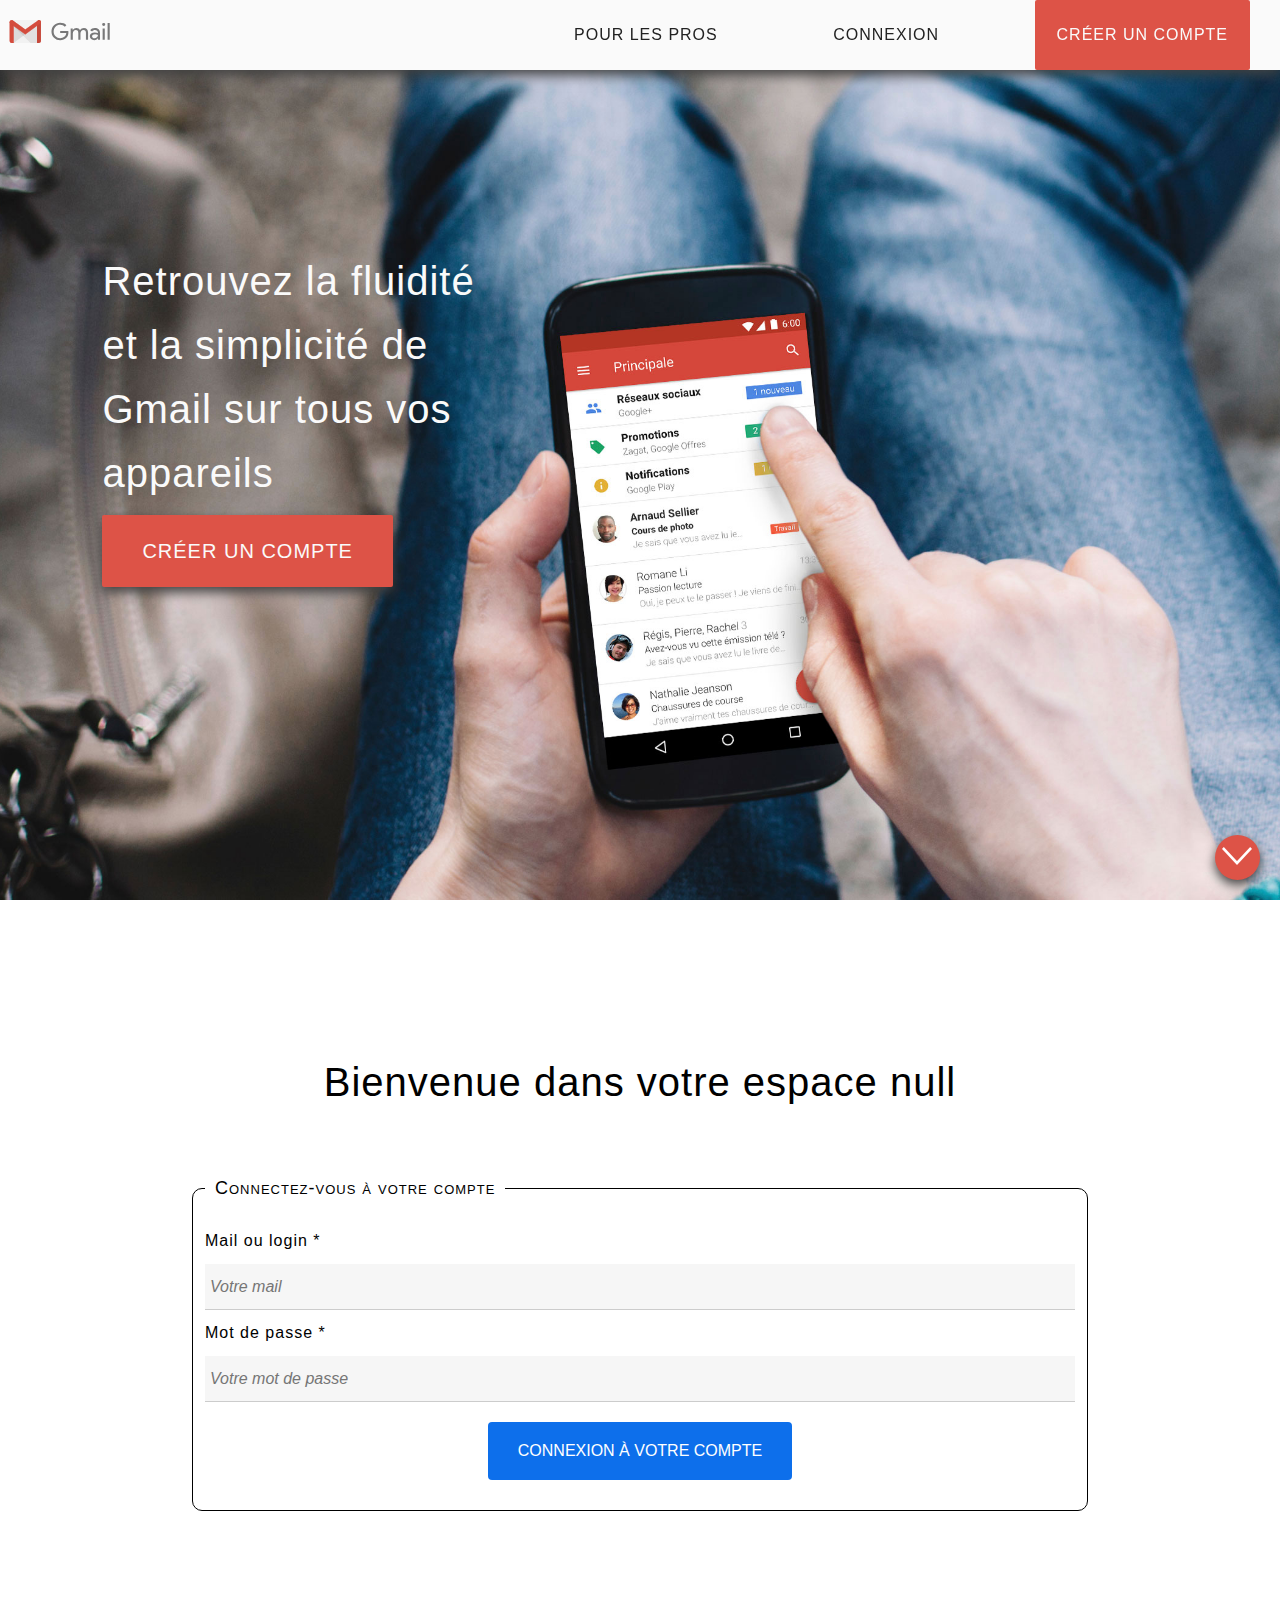
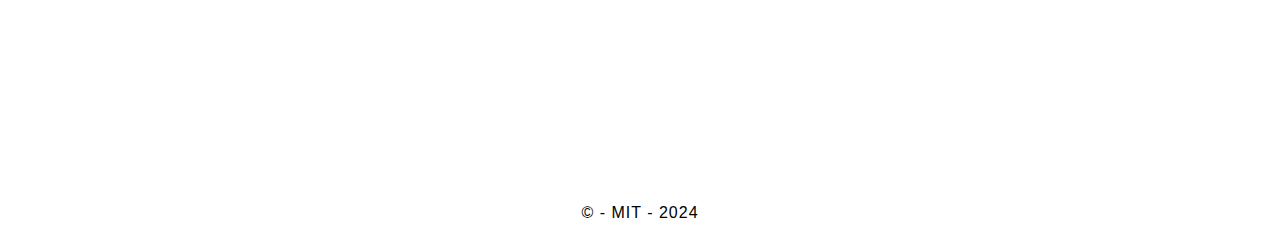
<file: index.html>
<!DOCTYPE html>
<html lang="fr">
<head>
    <meta charset="UTF-8">
    <meta name="viewport" content="width=device-width, initial-scale=1.0">
    <title>Gmail</title>

    <link rel="apple-touch-icon" sizes="180x180" href="favicon/apple-touch-icon.png">
    <link rel="icon" type="image/png" sizes="32x32" href="favicon/favicon-32x32.png">
    <link rel="icon" type="image/png" sizes="16x16" href="favicon/favicon-16x16.png">
    <link rel="manifest" href="./favicon/site.webmanifest">
    <link rel="stylesheet" href="./css/main.css"> 
</head>

<body>
    <header class="headband">
        <a href="#">
            <img src="./asset/gmail_logo_icon_169102.svg" alt="Logo gmail" aria-hidden="true">
        </a>
    
        <nav class="navbar">
            <a href="#" id="button_pro" class="button">POUR LES PROS</a>
            <a href="#formSection" id="connexion" class="button">CONNEXION</a>
            <a href="./form_inscription.html" id="create_button" class="button">CRÉER UN COMPTE</a>
        </nav>
    </header>
    
    <main>
        <section class="home">
            <h2>
                Retrouvez la fluidité et la simplicité de Gmail sur tous vos appareils
                <a href="./form_inscription.html" class="account-creation">CRÉER UN COMPTE</a>
            </h2>
        </section>
    </main>
    


        </section>

        <div id="scroll-btn"> 
            <a href="#formSection">
                <img src="./asset/arrow.png" alt="fleche vers le bas">
            </a>
        </div>

        <section class="form" id="formSection">
            <h2>
                Bienvenue dans votre espace null
            </h2>

            <div class="connection-form" id="connection" role="form" aria-labelledby="connection">
                <fieldset>
                    <legend>
                        Connectez-vous à votre compte
                    </legend>
                    <form action="#" method="post">

                    <label for="email-co">Mail ou login *</label>
                    <input type="email" id="email-co" name="email-co" 
                    placeholder="Votre mail" aria-required="true" >

                    <label for="password-co">Mot de passe *</label>
                    <input type="password" id="password-co" name="password-co" 
                    placeholder="Votre mot de passe" aria-required="true" >
                
                    <button class="button_account" type="submit" value="Envoyer" aria-label="Connexion à votre compte">
                        Connexion à votre compte
                    </button>

                    </form>
                
                </fieldset>
            </div>

        </section>
    </main>

    <footer>
        <p>
            &copy; - MIT - <time datetime="2024-01-07">2024</time>
        </p>
    </footer>
</body>
</html>
</file>
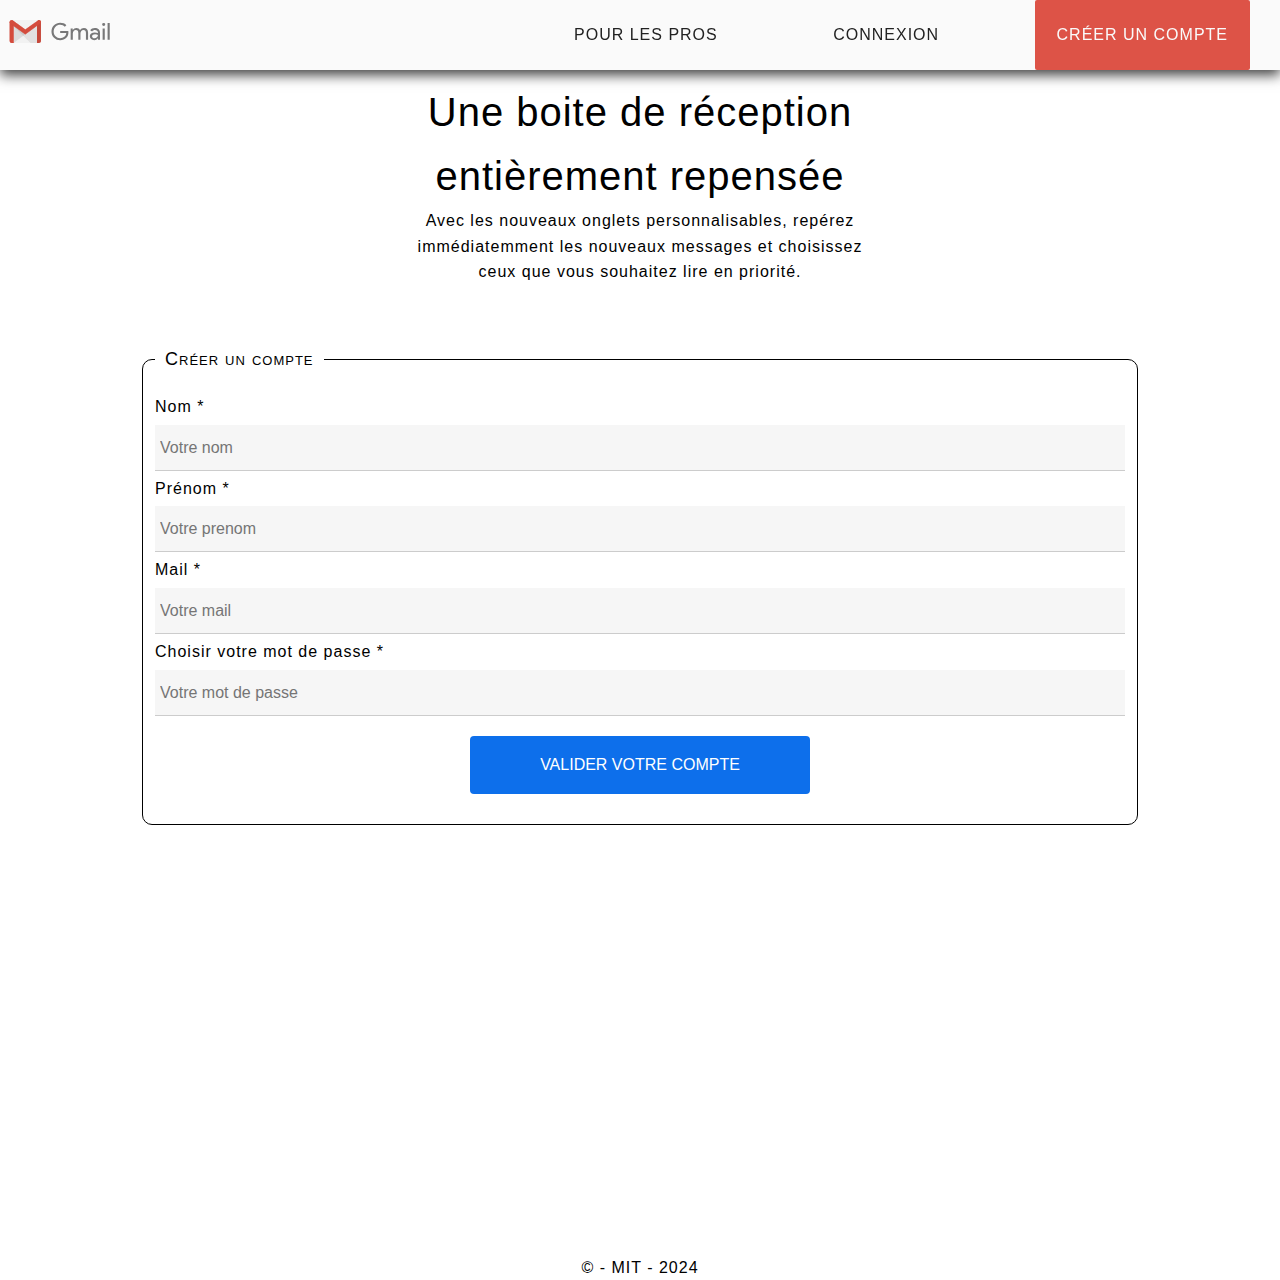
<file: form_inscription.html>
<!DOCTYPE html>
<html lang="fr">
<head>
    <meta charset="UTF-8">
    <meta name="viewport" content="width=device-width, initial-scale=1.0">
    <title>Gmail</title>

    <link rel="apple-touch-icon" sizes="180x180" href="favicon/apple-touch-icon.png">
    <link rel="icon" type="image/png" sizes="32x32" href="favicon/favicon-32x32.png">
    <link rel="icon" type="image/png" sizes="16x16" href="favicon/favicon-16x16.png">
    <link rel="manifest" href="./favicon/site.webmanifest">
    <link rel="stylesheet" href="./css/main.css">
</head>
<body>
    <header class="headband">
        <a href="./index.html">
            <img src="./asset/gmail_logo_icon_169102.svg" alt="Logo gmail">
        </a>
    
        <nav class="navbar">
            <a href="./index.html" id="button_pro" class="button">POUR LES PROS</a>
            <a href="./index.html" id="connexion" class="button">CONNEXION</a>
            <a href="#" id="create_button" class="button">CRÉER UN COMPTE</a>
        </nav>
    </header>
    
    <main>

        <section class="formInscription">
            <h2>
                Une boite de réception entièrement repensée
            </h2>
            <p>
                Avec les nouveaux onglets personnalisables, repérez immédiatemment les nouveaux messages et choisissez ceux que vous souhaitez lire en priorité.
            </p>

            <div class="inscription-form" id="formInscription" role="form" aria-labelledby="formInscription">
                <fieldset>
                    <legend>
                        Créer un compte
                    </legend>
                    <form action="#" method="post">

                    <label for="user-name">Nom *</label>
                    <input type="text" id="user-name" name="nom"
                    placeholder="Votre nom" aria-required="true">

                    <label for="user-lastname">Prénom *</label>
                    <input type="text" id="user-lastname" name="prenom" 
                    placeholder="Votre prenom" aria-required="true">

                    <label for="email">Mail *</label>
                    <input type="email" id="email" name="email" 
                    placeholder="Votre mail" aria-required="true">

                    <label for="password">Choisir votre mot de passe *</label>
                    <input type="password" id="password" name="password" 
                    placeholder="Votre mot de passe" aria-required="true">
                
                    
                    <button class="button_account" type="submit" value="Envoyer" aria-label="Valider votre compte">
                        Valider votre compte
                    </button>

                    </form>
                
                </fieldset>
            </div>
        </section>
    </main>
    <footer>
        <p>
            &copy; - MIT - <time datetime="2024-01-07">2024</time>
        </p>
    </footer>
</body>
</html>
</file>
<file: css/main.css>
@import url('https://fonts.googleapis.com/css2?family=Open+Sans:wght@300&display=swap');
@import url(./reset.css);
@import url(./form_connection.css);
@import url(./form_inscription.css);
@import url(./responsive.css);

/* header and nav bar */

.headband{
    display: flex;
    justify-content: space-between;
    align-items: center;
    position: fixed;
    width: 100%;
    background-color: var(--white);
    vertical-align: middle;
    box-shadow: 0px 5px 12px #414141;
    
}
header img{
    cursor: pointer;
}

.navbar a{
    margin: auto 3rem 0 4rem;
    padding: 10px 20px;
    border-radius: 2px;
    cursor: pointer;
    display: inline-flex;
    background-color: var(--white);
    font-size: inherit;
}

#create_button {
    background-color: var(--item);
    color: var(--white);
    padding: 22px ; 
    font-size: inherit;
}

/* main section home */


h2{
    display: block;
}
#scroll-btn{
    position: fixed;
    bottom: 20px;
    right: 20px;
    padding: .5rem;
    border-radius: 5rem;
    background-color: var(--item);
    box-shadow: 0px 5px 12px #414141;
    cursor: pointer;
}
.home {
    display: flex;
}
.home h2{
    flex: 1;
    display: flex;
    flex-direction: column;
    justify-content: center;
    align-items: flex-start;
    height: 100vh;
    background: url("../asset/home-hero.jpg")center / cover;
    color: var(--white);
    padding: 20px;
    font-size: 4rem;
    padding: 15% 60% 20% 8%;
}

.account-creation{
    background-color: var(--item);
    color: var(--white);
    padding: 2rem 4rem;
    border: none;
    border-radius: 2px;
    margin-top: 1rem;
    box-shadow: 0px 5px 12px #414141;
    cursor: pointer;
    font-size: 2rem;
}

/* footer */

footer{
    text-align: center;
    width: 100%;
}
</file>
